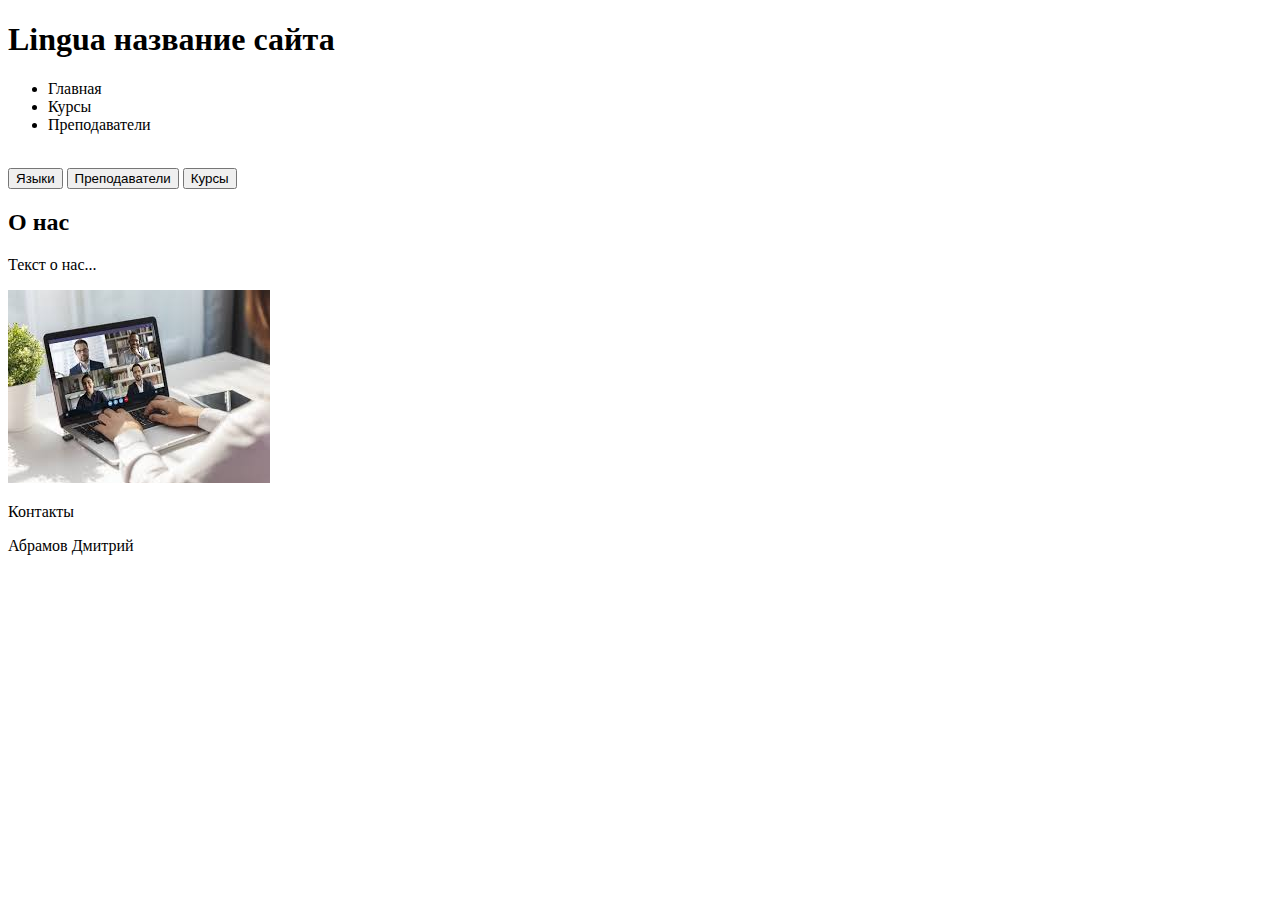
<file: index.html>
<!DOCTYPE html>
<html lang="en">
<head>
    <meta charset="UTF-8">
    <meta name="viewport" content="width=device-width, initial-scale=1.0">
    <title>Document</title>
</head> 
<body>
    <header>
        <h1>Lingua название сайта</h1>
        <nav>
            <ul>
                <li>Главная</li>
                <li>Курсы</li>
                <li>Преподаватели</li>
            </ul>
        </nav>
    </header>
    <main><br>
        
        <button type=> Языки</button>
        <button type=>Преподаватели</button>
        <button type=> Курсы</button><br>
        <div>
            <h2>О нас</h2>
            <p>Текст о нас...</p>
            <img src="images/Без названия.jpg" alt="">
        </div>
    </main>
    <footer>
        <p>Контакты</p>
        <p>Абрамов Дмитрий</p>
        
    </footer>
</body>
</html>
</file>
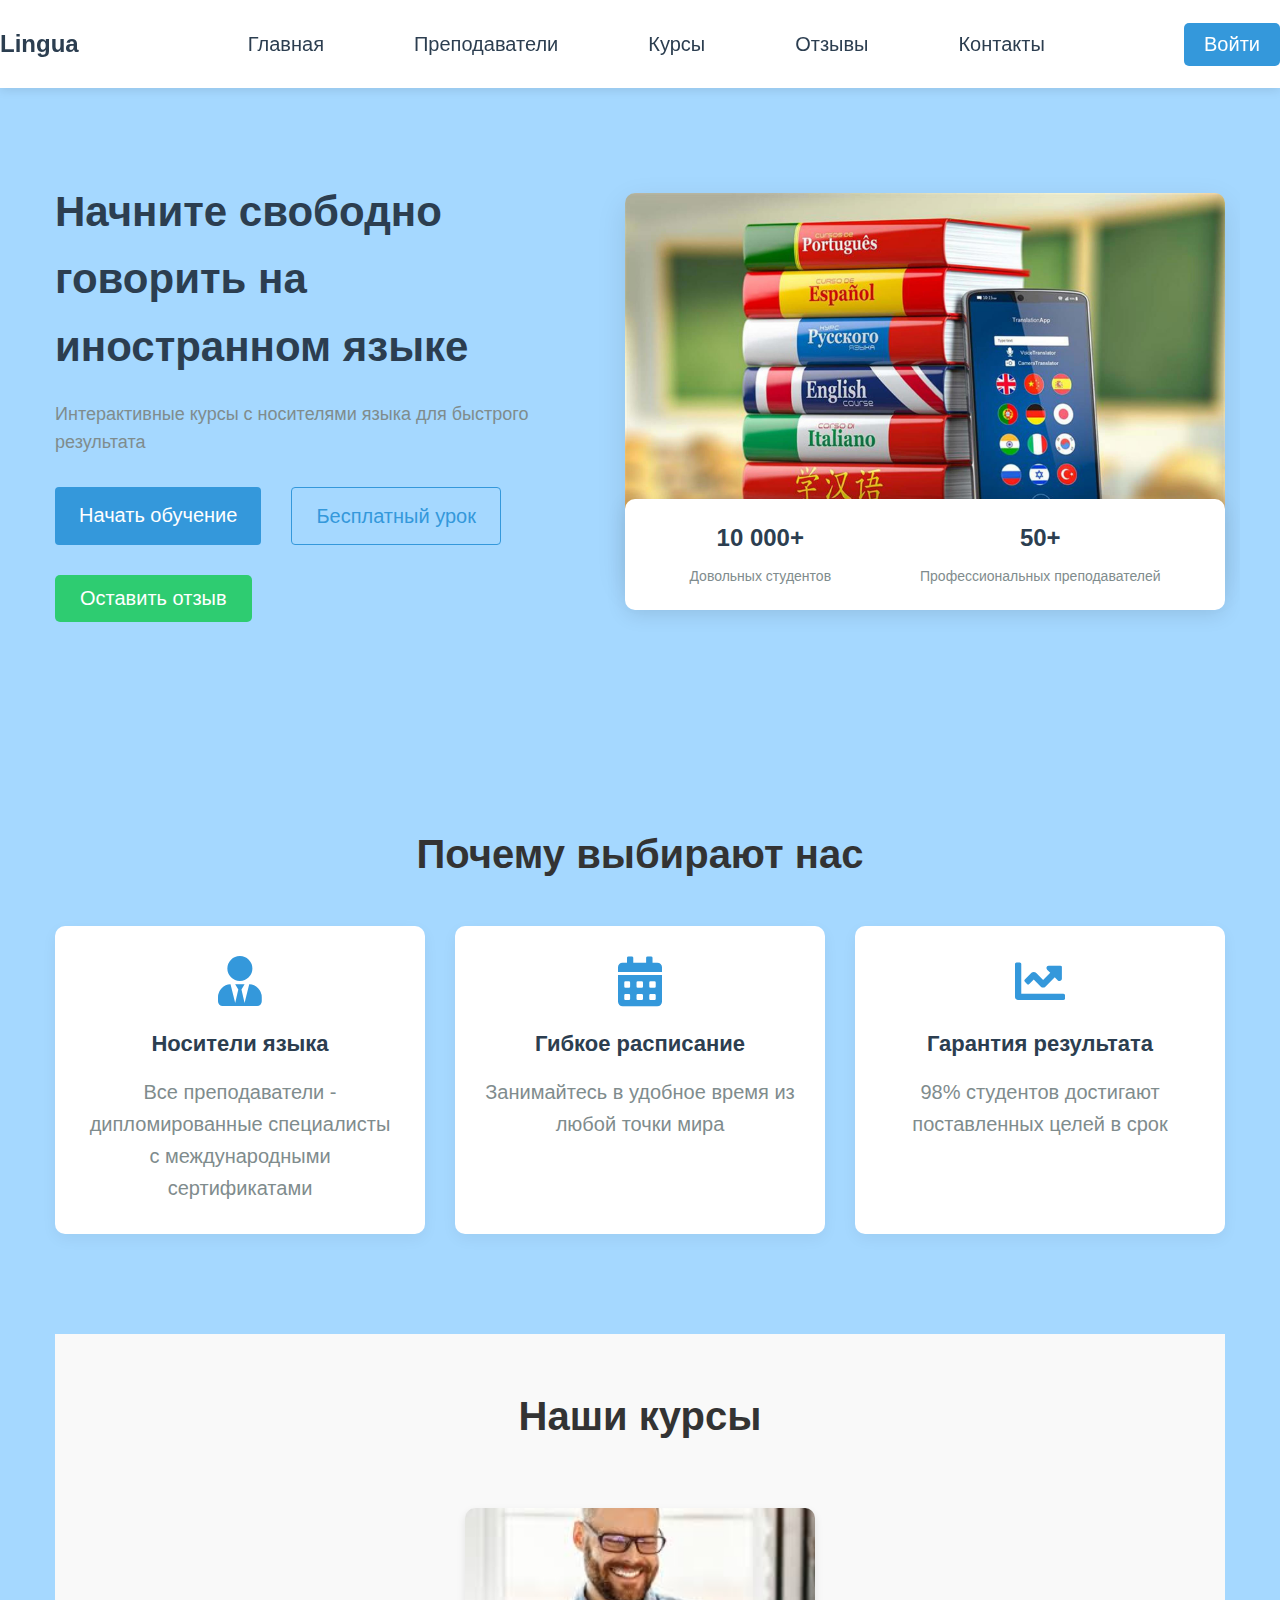
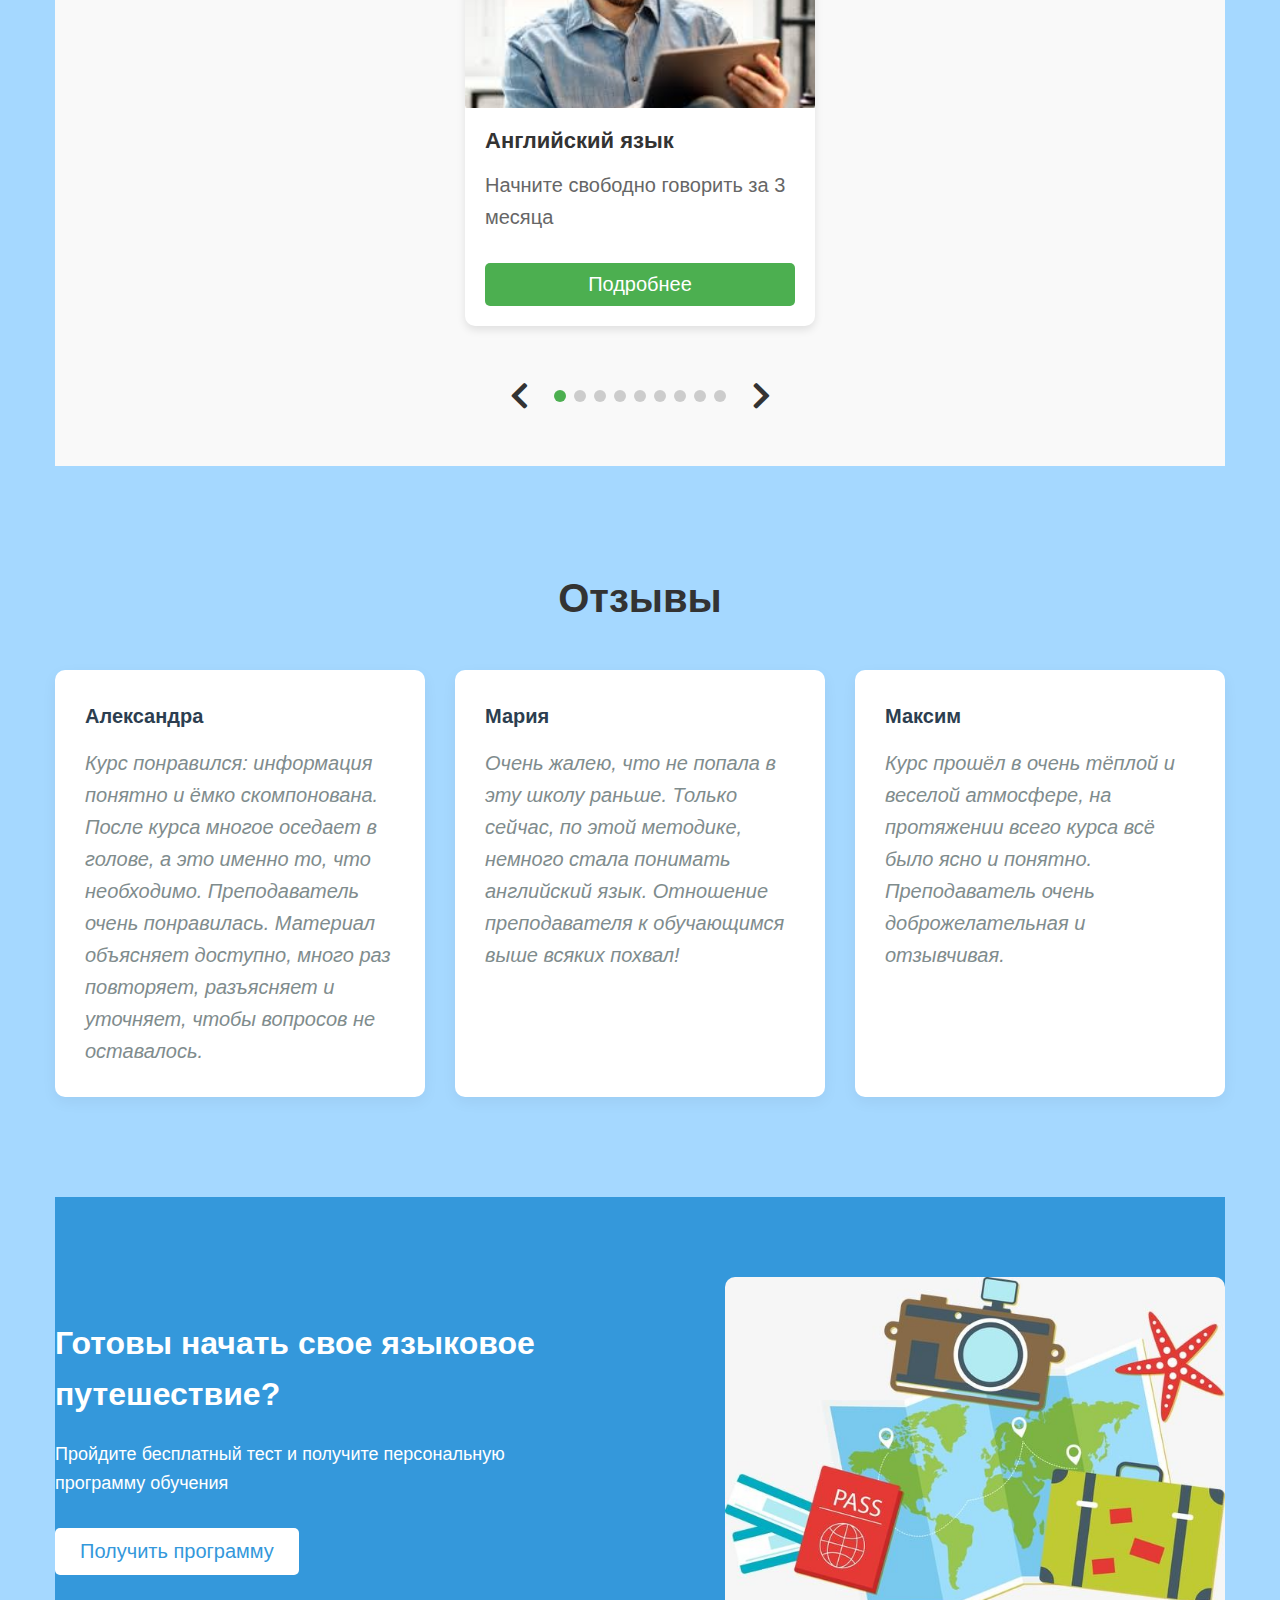
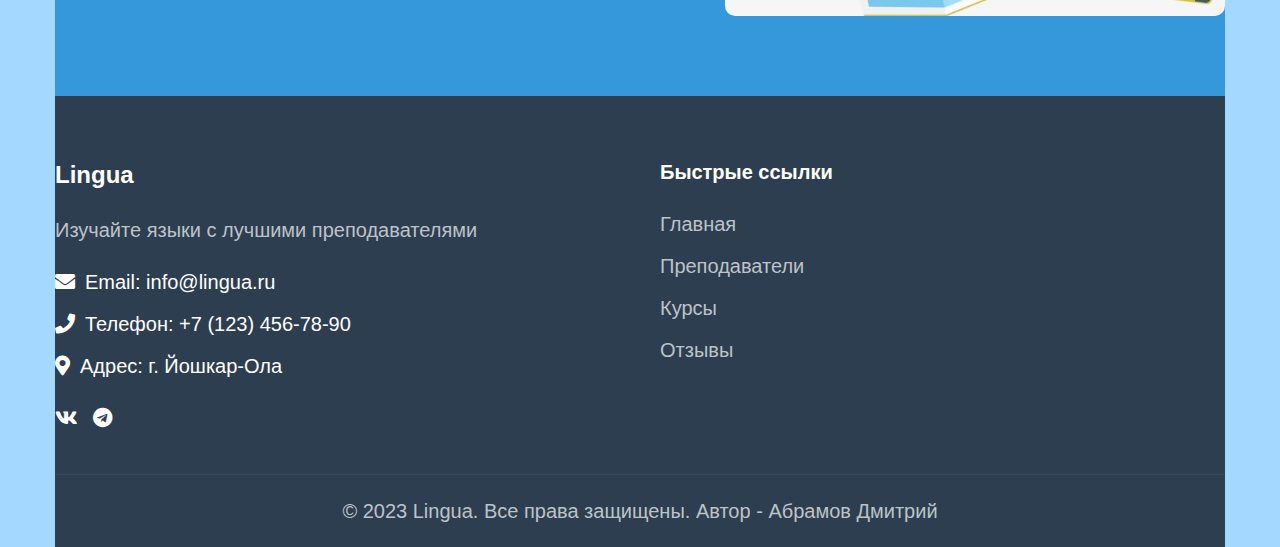
<file: Новая папка/index.html>
<!DOCTYPE html>
<html lang="ru">
<head>
    <meta charset="UTF-8">
    <meta name="viewport" content="width=device-width, initial-scale=1.0">
    <title>Lingua - Школа иностранных языков</title>
    <link rel="stylesheet" href="styles/normalize.css">
    <link rel="stylesheet" href="styles/styles.css">
    <link rel="stylesheet" href="https://cdnjs.cloudflare.com/ajax/libs/font-awesome/5.15.4/css/all.min.css">
</head>
<body class="container">
    <header class="header">
        <a class="header__logo">Lingua</a>
       <!--<nav class="header__nav">
            <ul class="header__list">
                <li class="header__item"><a class="header__item--link" href="#promo">Главная</a></li>
                <li class="header__item"><a class="header__item--link" href="#teachers">Преподаватели</a></li>
                <li class="header__item"><a class="header__item--link" href="#courses">Курсы</a></li>
                <li class="header__item"><a class="header__item--link" href="#reviews">Отзывы</a></li>
                <li class="header__item"><a class="header__item--link" href="#contacts">Контакты</a></li>
            </ul>
        </nav>
    -->
        <button class="header__button" id="authButton" type="button">Войти</button>
    </header>

    <!-- Модальное окно входа/регистрации -->
<div class="modal" id="authModal">
    <div class="modal__content" id="loginForm">
        <span class="modal__close">&times;</span>
        <h2 class="modal__title">Вход</h2>
        <form class="modal__form">
            <input type="email" placeholder="Email" required>
            <input type="password" placeholder="Пароль" required>
            <button type="submit" class="modal__submit">Войти</button>
            <p class="modal__text">Или</p>
            <button type="button" class="modal__switch" id="showRegisterBtn">Создать аккаунт</button>
        </form>
    </div>
    
    <div class="modal__content" id="registerForm" style="display:none;">
        <span class="modal__close">&times;</span>
        <h2 class="modal__title">Регистрация</h2>
        <form class="modal__form">
            <input type="text" placeholder="Имя" required>
            <input type="email" placeholder="Email" required>
            <input type="password" placeholder="Пароль" required>
            <input type="password" placeholder="Подтвердите пароль" required>
            <button type="submit" class="modal__submit">Зарегистрироваться</button>
            <p class="modal__text">Уже есть аккаунт?</p>
            <button type="button" class="modal__switch" id="showLoginBtn">Войти</button>
        </form>
    </div>
</div>
    <main class="main">
        <!-- Главный экран -->
      <section class="section__promo" id="promo">
        <div class="promo__content">
            <h1 class="promo__title">Начните свободно говорить на иностранном языке</h1>
            <p class="promo__text">Интерактивные курсы с носителями языка для быстрого результата</p>
            <div class="promo__buttons">
                <a href="#authModal" class="promo__button" id="startLearningBtn">Начать обучение</a>
                <a href="#authModal" class="promo__info" id="freeLessonBtn">Бесплатный урок</a>
            </div>
            <button class="feedback-btn" id="feedbackBtn">Оставить отзыв</button>
        </div>
        <div class="promo__images">
            <img class="promo__main-image" src="images/language_learning.jfif" alt="Изучение языков">
            <div class="promo__stats">
                <div class="stat-item">
                    <span class="stat-number">10 000+</span>
                    <span class="stat-text">Довольных студентов</span>
                </div>
                <div class="stat-item">
                    <span class="stat-number">50+</span>
                    <span class="stat-text">Профессиональных преподавателей</span>
                </div>
            </div>
        </div>
    </section>
        <!-- Блок преимуществ -->
        <section class="benefits" id="teachers">
            <h2 class="section-title">Почему выбирают нас</h2>
            <div class="benefits__grid">
                <div class="benefit-card">
                    <i class="fas fa-user-tie benefit-icon"></i>
                    <h3>Носители языка</h3>
                    <p>Все преподаватели - дипломированные специалисты с международными сертификатами</p>
                </div>
                <div class="benefit-card">
                    <i class="fas fa-calendar-alt benefit-icon"></i>
                    <h3>Гибкое расписание</h3>
                    <p>Занимайтесь в удобное время из любой точки мира</p>
                </div>
                <div class="benefit-card">
                    <i class="fas fa-chart-line benefit-icon"></i>
                    <h3>Гарантия результата</h3>
                    <p>98% студентов достигают поставленных целей в срок</p>
                </div>
            </div>
        </section>
    <!-- Курсы -->
    <section class="courses" id="courses">
        <h2 class="section-title">Наши курсы</h2>
        <div class="courses-container">
            <div class="course-card active">
                <img src="images/English.jpg" alt="Курс английского" class="course-image">
                <h3>Английский язык</h3>
                <p>Начните свободно говорить за 3 месяца</p>
                <button class="course-btn">Подробнее</button>
            </div>
            <div class="course-card">
                <img src="images/french.jpg" alt="Курс французского" class="course-image">
                <h3>Французский язык</h3>
                <p>Язык любви и искусства</p>
                <button class="course-btn">Подробнее</button>
            </div>
            <div class="course-card">
                <img src="images/brazil.jpg" alt="Курс португальского" class="course-image">
                <h3>Португальский язык</h3>
                <p>Яркий и страстный португальский</p>
                <button class="course-btn">Подробнее</button>
            </div>
            <div class="course-card">
                <img src="images/spanish.jpg" alt="Курс испанского" class="course-image">
                <h3>Испанский язык</h3>
                <p>Один из самых популярных языков в мире</p>
                <button class="course-btn">Подробнее</button>
            </div>
            <div class="course-card">
                <img src="images/german.jpg" alt="Курс немецкого" class="course-image">
                <h3>Немецкий язык</h3>
                <p>Язык науки и технологий</p>
                <button class="course-btn">Подробнее</button>
            </div>
            <div class="course-card">
                <img src="images/japan.jpg" alt="Курс японского" class="course-image">
                <h3>Японский язык</h3>
                <p>Погрузитесь в культуру Страны восходящего солнца</p>
                <button class="course-btn">Подробнее</button>
            </div>
            <div class="course-card">
                <img src="images/china.jpg" alt="Курс китайского" class="course-image">
                <h3>Китайский язык</h3>
                <p>Откройте для себя самый распространенный язык в мире</p>
                <button class="course-btn">Подробнее</button>
            </div>
            <div class="course-card">
                <img src="images/italian.jpg" alt="Курс итальянского" class="course-image">
                <h3>Итальянский язык</h3>
                <p>Язык искусства, моды и кухни</p>
                <button class="course-btn">Подробнее</button>
            </div>
            <div class="course-card">
                <img src="images/arab.jpg" alt="Курс арабского" class="course-image">
                <h3>Арабский</h3>
                <p>Изучайте богатую культуру и литературу</p>
                <button class="course-btn">Подробнее</button>
            </div>
        </div>
        <div class="course-nav">
            <button class="nav-btn prev-btn"><i class="fas fa-chevron-left"></i></button>
            <div class="dots-container"></div>
            <button class="nav-btn next-btn"><i class="fas fa-chevron-right"></i></button>
        </div>
    </section>
        <!-- Отзывы -->
        <section class="reviews" id="reviews">
            <h2 class="section-title">Отзывы</h2>
            <div class="reviews-container">
                <div class="review">
                    <div class="review-author">Александра</div>
                    <div class="review-text">Курс понравился: информация понятно и ёмко скомпонована. После курса многое оседает в голове, а это именно то, что необходимо. Преподаватель очень понравилась. Материал объясняет доступно, много раз повторяет, разъясняет и уточняет, чтобы вопросов не оставалось.</div>
                </div>
                <div class="review">
                    <div class="review-author">Мария</div>
                    <div class="review-text">Очень жалею, что не попала в эту школу раньше. Только сейчас, по этой методике, немного стала понимать английский язык. Отношение преподавателя к обучающимся выше всяких похвал!</div>
                </div>
                <div class="review">
                    <div class="review-author">Максим</div>
                    <div class="review-text">Курс прошёл в очень тёплой и веселой атмосфере, на протяжении всего курса всё было ясно и понятно. Преподаватель очень доброжелательная и отзывчивая.</div>
                </div>
            </div>
        </section>

        <!-- CTA секция -->
        <section class="cta-section">
            <div class="cta-content">
                <h2>Готовы начать свое языковое путешествие?</h2>
                <p>Пройдите бесплатный тест и получите персональную программу обучения</p>
                <button class="cta-button">Получить программу</button>
            </div>
            <img class="cta-image" src="images/travel.jpg" alt="Изучение языков с Lingua">
        </section>
    </main>

    <footer class="footer" id="contacts">
        <div class="footer__content">
            <div class="footer__info">
                <h3 class="footer__title">Lingua</h3>
                <p class="footer__text">Изучайте языки с лучшими преподавателями</p>
                <div class="footer__contacts">
                    <p><i class="fas fa-envelope"></i> Email: info@lingua.ru</p>
                    <p><i class="fas fa-phone"></i> Телефон: +7 (123) 456-78-90</p>
                    <p><i class="fas fa-map-marker-alt"></i> Адрес: г. Йошкар-Ола</p>
                </div>
                <div class="footer__social">
                    <a href="https://vk.com" target="_blank" class="social__link"><i class="fab fa-vk"></i></a>
                    <a href="https://telegram.org" target="_blank" class="social__link"><i class="fab fa-telegram"></i></a>
                </div>
            </div>
            <div class="footer__links">
                <h3>Быстрые ссылки</h3>
                <ul>
                    <li><a href="#promo">Главная</a></li>
                    <li><a href="#teachers">Преподаватели</a></li>
                    <li><a href="#courses">Курсы</a></li>
                    <li><a href="#reviews">Отзывы</a></li>
                </ul>
            </div>
        </div>
        <div class="footer__copyright">
            &copy; 2023 Lingua. Все права защищены.
            Автор - Абрамов Дмитрий
        </div>
    </footer>

    <!-- Модальное окно отзыва -->
    <div class="modal" id="feedbackModal">
        <div class="modal__content">
            <span class="modal__close">&times;</span>
            <h2 class="modal__title">Оставить отзыв</h2>
            <p>Чтобы оставить отзыв, пожалуйста, войдите или зарегистрируйтесь</p>
            <button class="modal__switch" id="goToAuth">Войти</button>
        </div>
    </div>

    <!-- Кнопка наверх -->
    <button class="scroll-top" id="scrollTopBtn">
        <i class="fas fa-arrow-up"></i>
    </button>

    <script src="scripts/script.js"></script>
</body>
</html>
</file>
<file: Новая папка/styles/styles.css>
/*подключение шрифтов */
@import "font.css";
/*подключение основнных стилей */
@import "base.css";
/*подключение обертки */
@import "typography.css";
/* Подключение стилей относящихся к header */
@import "header.css";
/* Подключение стилей относящихся к footer */
@import "footer.css";
/* Подключение стилей относящихся к main */
@import "main.css";
</file>
